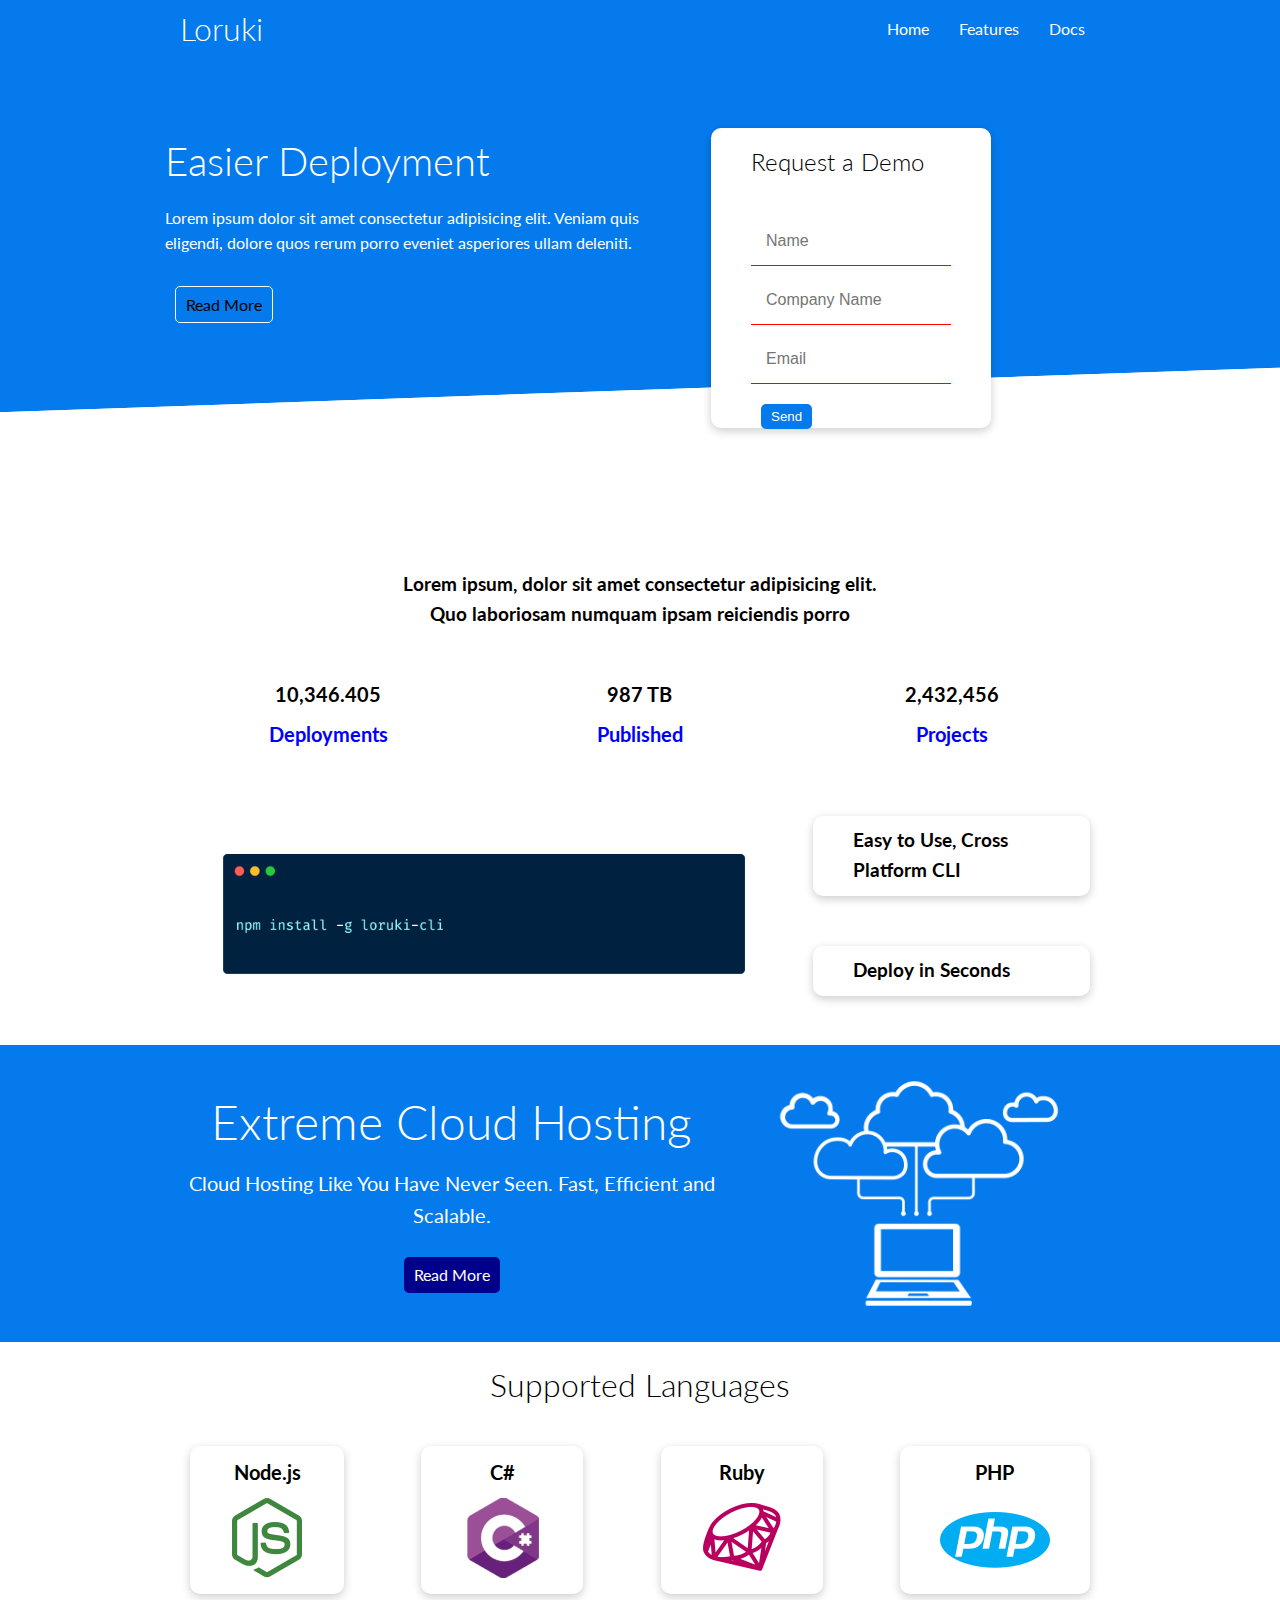
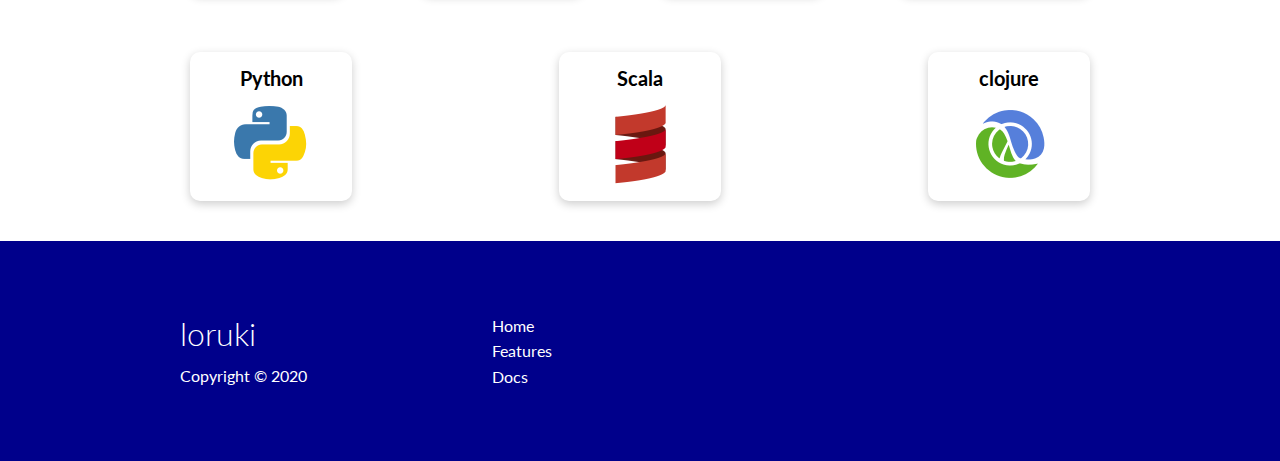
<file: index.html>
<!DOCTYPE html>
<html lang="en">

<head>
    <meta charset="UTF-8">
    <meta http-equiv="X-UA-Compatible" content="IE=edge">
    <meta name="viewport" content="width=device-width, initial-scale=1.0">
    <title>Loruki | Cloud Hosting</title>
    <link rel="stylesheet" href="https://cdnjs.cloudflare.com/ajax/libs/font-awesome/5.15.2/css/all.min.css"
        integrity="sha512-HK5fgLBL+xu6dm/Ii3z4xhlSUyZgTT9tuc/hSrtw6uzJOvgRr2a9jyxxT1ely+B+xFAmJKVSTbpM/CuL7qxO8w=="
        crossorigin="anonymous" />
    <link rel="stylesheet" href="a.css">
</head>

<body>
    <!-- *************NAVBAR************* -->
    <div class="navbar">
        <div class="container flex">
            <h1 class="logo">Loruki</h1>
            <nav>

                <ul>
                    <li><a href="index.html">Home</a></li>
                    <li><a href="features.html">Features</a></li>
                    <li><a href="docs.html">Docs</a></li>
                </ul>
            </nav>
        </div>
    </div>

    <!-- **************** SHOW CASE **************** -->
    <section class="showcase">
        <div class="container grid">
            <div class="showcase-text">
                <h1>Easier Deployment</h1>
                <p>Lorem ipsum dolor sit amet consectetur adipisicing elit. Veniam quis eligendi, dolore quos rerum
                    porro eveniet asperiores ullam deleniti. </p>
                <a href="features.html" class="btn btn-outline">Read More</a>
            </div>

            <div class="showcase-form card">
                <h2>Request a Demo</h2>
                <form name="contact" method="POST" netlify-honeypot="bot-field" data-netlify="true">
                    <input type="hidden" name="form-name" value="contact">
                    <p class="hidden">
                        <label>Don’t fill this out if you’re human: <input name="bot-field" /></label>
                      </p>
                    <div class="form-control">
                        <input type="text" name="name" placeholder="Name" required>
                    </div>
                    <div class="form-control">
                        <input type="text" name="company" placeholder="Company Name" required>
                    </div>
                    <div class="form-control">
                        <input type="email" name="email" placeholder="Email" required>
                    </div>
                    <input type="submit" value="Send" class="btn btn-primary">
                </form>
            </div>
        </div>
    </section>

    <!-- ********************* STATS ****************** -->
    <section class="stats">
        <div class="container">
            <h3 class="stats-heading text-center my-1">
                Lorem ipsum, dolor sit amet consectetur adipisicing elit. Quo laboriosam numquam ipsam reiciendis porro
            </h3>

            <div class="grid grid-3 text-center my-4">
                <div>
                    <i class="fas fa-server fa-3x"></i>
                    <h3>10,346.405</h3>
                    <p class="text-secondary">Deployments</p>
                </div>
                <div>
                    <i class="fas fa-upload fa-3x"></i>
                    <h3>987 TB</h3>
                    <p class="text-secondary">Published</p>
                </div>
                <div>
                    <i class="fas fa-project-diagram fa-3x"></i>
                    <h3>2,432,456</h3>
                    <p class="text-secondary">Projects</p>
                </div>
            </div>
        </div>
    </section>

    <!-- Cli  -->
    <section class="cli">
        <div class="container grid">
            <img src="img/cli.png" alt="">
            <div class="card">
                <h3>Easy to Use, Cross Platform CLI</h3>
            </div>
            <div class="card">
                <h3>Deploy in Seconds</h3>
            </div>
        </div>
    </section>

    <!-- Cloud  -->
    <section class="cloud bg-primary my-2 py-2">
        <div class="container grid">
            <div class="text-center">
                <h2 class="lg">Extreme Cloud Hosting</h2>
                <p class="lead my-1">
                    Cloud Hosting Like You Have Never Seen. Fast, Efficient and Scalable.
                </p>
                <a href="features.html" class="btn btn-dark">Read More</a>
            </div>
            <img src="img/cloud.png" alt="">
        </div>
    </section>

    <!-- Languages -->
    <section class="languages">
        <h2 class="md text-center my-2">
            Supported Languages
        </h2>

        <div class="container flex">
            <div class="card">
                <h4>Node.js</h4>
                <img src="img/logos/node.png" alt="">
            </div>
            <div class="card">
                <h4>C#</h4>
                <img src="img/logos/csharp.png" alt="">
            </div>
            <div class="card">
                <h4>Ruby</h4>
                <img src="img/logos/ruby.png" alt="">
            </div>
            <div class="card">
                <h4>PHP</h4>
                <img src="img/logos/php.png" alt="">
            </div>
            <div class="card">
                <h4>Python</h4>
                <img src="img/logos/python.png" alt="">
            </div>
            <div class="card">
                <h4>Scala</h4>
                <img src="img/logos/scala.png" alt="">
            </div>
            <div class="card">
                <h4>clojure</h4>
                <img src="img/logos/clojure.png" alt="">
            </div>
        </div>
    </section>

    <!-- footer -->
    <footer class="footer bg-dark py-5">
        <div class="container grid grid-3">
            <div>
                <h1>loruki</h1>
                <p>Copyright &copy; 2020</p>
            </div>
            <nav>
                <ul>
                    <li><a href="index.html">Home</a></li>
                    <li><a href="features.html">Features</a></li>
                    <li><a href="docs.html">Docs</a></li>
                </ul>
            </nav>
            <div class="social">
                <a href="#"><i class="fab fa-twitter fa-2x"></i></a>
                <a href="#"><i class="fab fa-facebook fa-2x"></i></a>
                <a href="#"><i class="fab fa-instagram fa-2x"></i></a>
                <a href="#"><i class="fab fa-github fa-2x"></i></a>

            </div>
        </div>
    </footer>
</body>

</html>
</file>
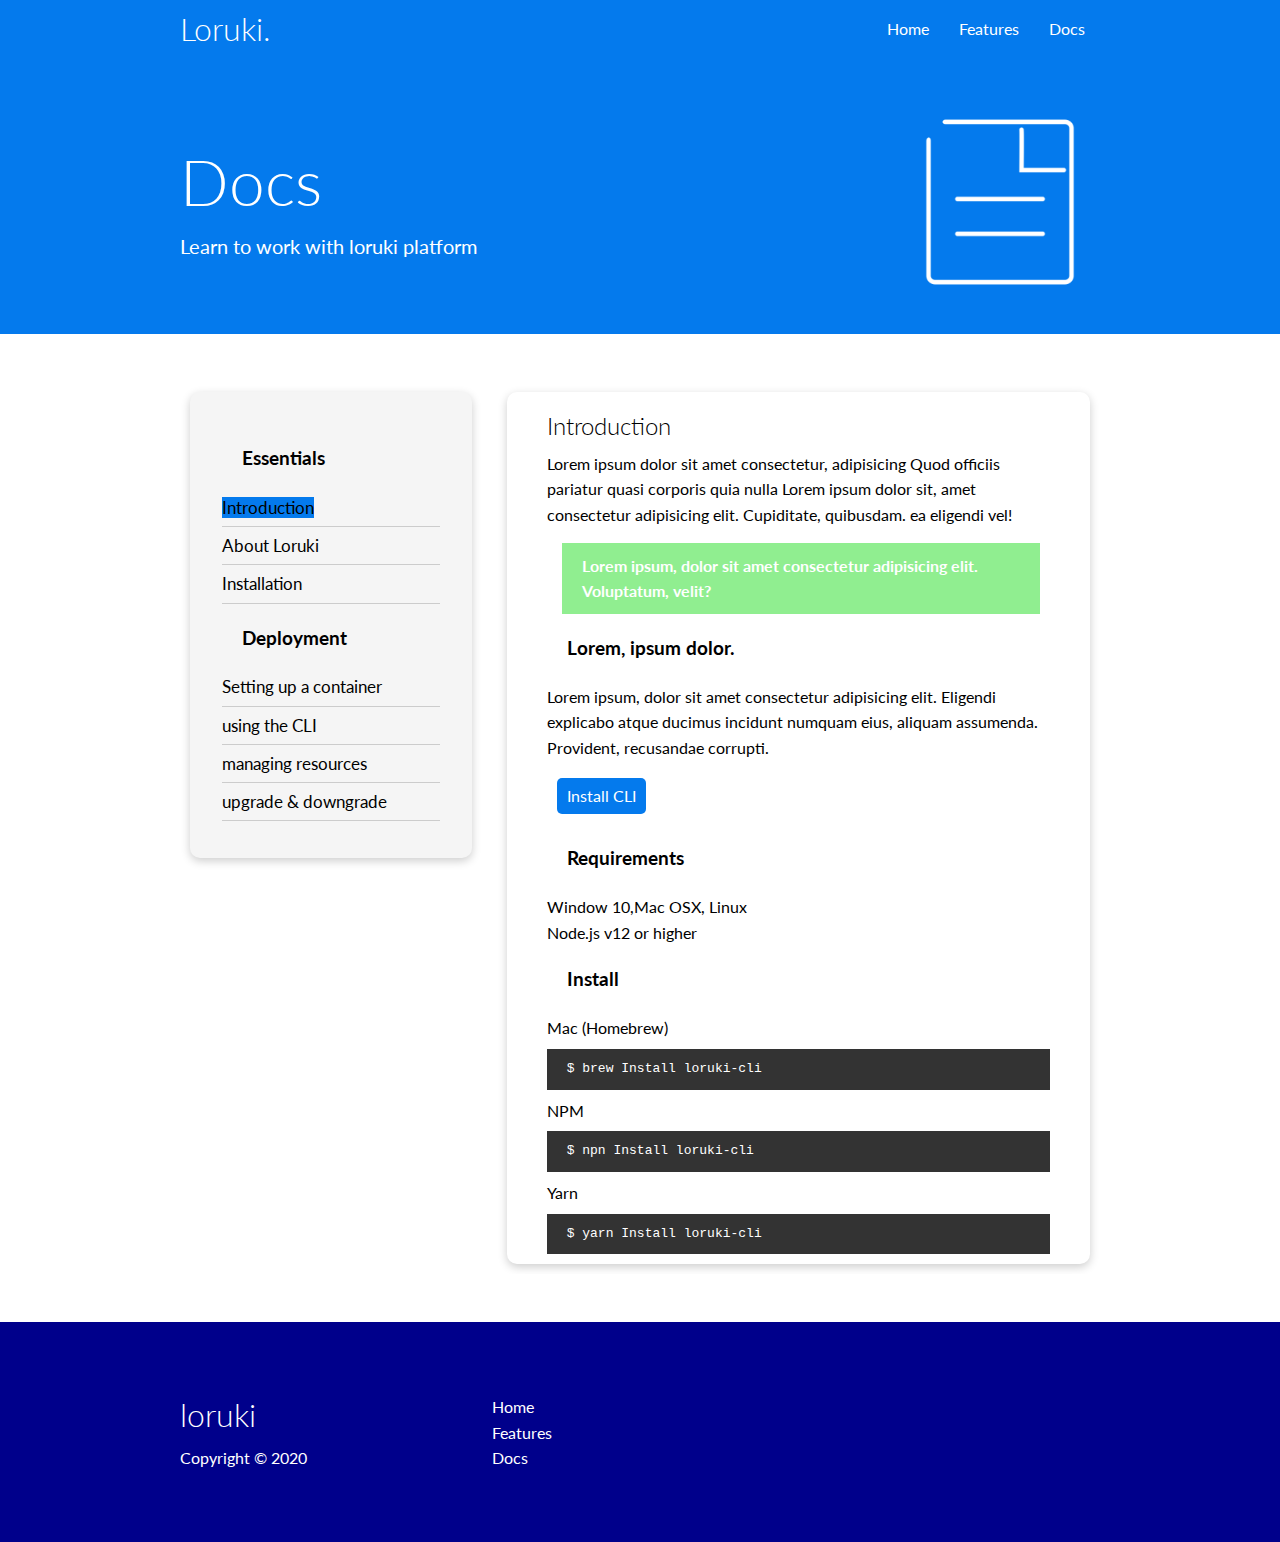
<file: docs.html>
<!DOCTYPE html>
<html lang="en">

<head>
    <meta charset="UTF-8">
    <meta http-equiv="X-UA-Compatible" content="IE=edge">
    <meta name="viewport" content="width=device-width, initial-scale=1.0">
    <title>Features</title>
    <link rel="stylesheet" href="https://cdnjs.cloudflare.com/ajax/libs/font-awesome/5.15.2/css/all.min.css"
        integrity="sha512-HK5fgLBL+xu6dm/Ii3z4xhlSUyZgTT9tuc/hSrtw6uzJOvgRr2a9jyxxT1ely+B+xFAmJKVSTbpM/CuL7qxO8w=="
        crossorigin="anonymous" />
    <link rel="stylesheet" href="a.css">
</head>

<body>
    <!-- *************NAVBAR************* -->
    <div class="navbar">
        <div class="container flex">
            <h1>Loruki.</h1>

            <ul>
                <li><a href="index.html">Home</a></li>
                <li><a href="features.html">Features</a></li>
                <li><a href="docs.html">Docs</a></li>
            </ul>

        </div>
    </div>
    <!-- head-->
    <section class="docs-head bg-primary py-3">
        <div class="container flex">
            <div>
                <h1 class="xl">Docs</h1>
                <p class="lead">Learn to work with loruki platform</p>
            </div>
            <img src="img/docs.png" alt="">
        </div>
    </section>
    <!-- docs main -->
    <section class="docs-main my-4">
        <div class="container grid">
            <div class="card bg-light p-3">
                <h3 class="my-2">Essentials</h3>
                <nav>
                    <ul>
                        <li><a class="text-primary" href="#">Introduction</a></li>
                        <li><a href="#">About Loruki</a></li>
                        <li><a href="#">Installation</a></li>
                    </ul>
                </nav>

                <h3 class="my-2">Deployment</h3>
                <nav>
                    <ul>
                        <li><a href="#">Setting up a container</a></li>
                        <li><a href="#">using the CLI</a></li>
                        <li><a href="#">managing resources</a></li>
                        <li><a href="#">upgrade & downgrade</a></li>
                    </ul>
                </nav>
            </div>
            <div class="card">
                <h2>Introduction</h2>
                <p>Lorem ipsum dolor sit amet consectetur, adipisicing
                    Quod officiis pariatur quasi corporis quia nulla
                    Lorem ipsum dolor sit, amet consectetur adipisicing
                    elit. Cupiditate, quibusdam. ea eligendi vel!
                </p>
                <div class="alert alert-success">
                    <i class="fas fa-info"></i>Lorem ipsum, dolor sit amet
                    consectetur adipisicing elit. Voluptatum, velit?
                </div>
                <h3>Lorem, ipsum dolor.</h3>
                <p>Lorem ipsum, dolor sit amet consectetur adipisicing elit.
                    Eligendi explicabo atque ducimus incidunt numquam eius,
                    aliquam assumenda. Provident, recusandae corrupti.
                </p>
                <a href="#" class="btn btn-primary">Install CLI</a>
                <h3>Requirements</h3>
                <ul>
                    <li>Window 10,Mac OSX, Linux</li>
                    <li>Node.js v12 or higher</li>
                </ul>

                <h3>Install</h3>
                <p>Mac (Homebrew)</p>
                <pre><code>$ brew Install loruki-cli</code></pre>
                <p>NPM</p>
                <pre><code>$ npn Install loruki-cli</code></pre>
                <p>Yarn</p>
                <pre><code>$ yarn Install loruki-cli</code></pre>
            </div>
        </div>
    </section>

    <!-- footer -->
    <footer class="footer bg-dark py-5">
        <div class="container grid grid-3">
            <div>
                <h1>loruki</h1>
                <p>Copyright &copy; 2020</p>
            </div>
            <nav>
                <ul>
                    <li><a href="index.html">Home</a></li>
                    <li><a href="features.html">Features</a></li>
                    <li><a href="docs.html">Docs</a></li>
                </ul>
            </nav>
            <div class="social">
                <a href="#"><i class="fab fa-twitter fa-2x"></i></a>
                <a href="#"><i class="fab fa-facebook fa-2x"></i></a>
                <a href="#"><i class="fab fa-instagram fa-2x"></i></a>
                <a href="#"><i class="fab fa-github fa-2x"></i></a>

            </div>
        </div>
    </footer>
</body>

</html>
</file>
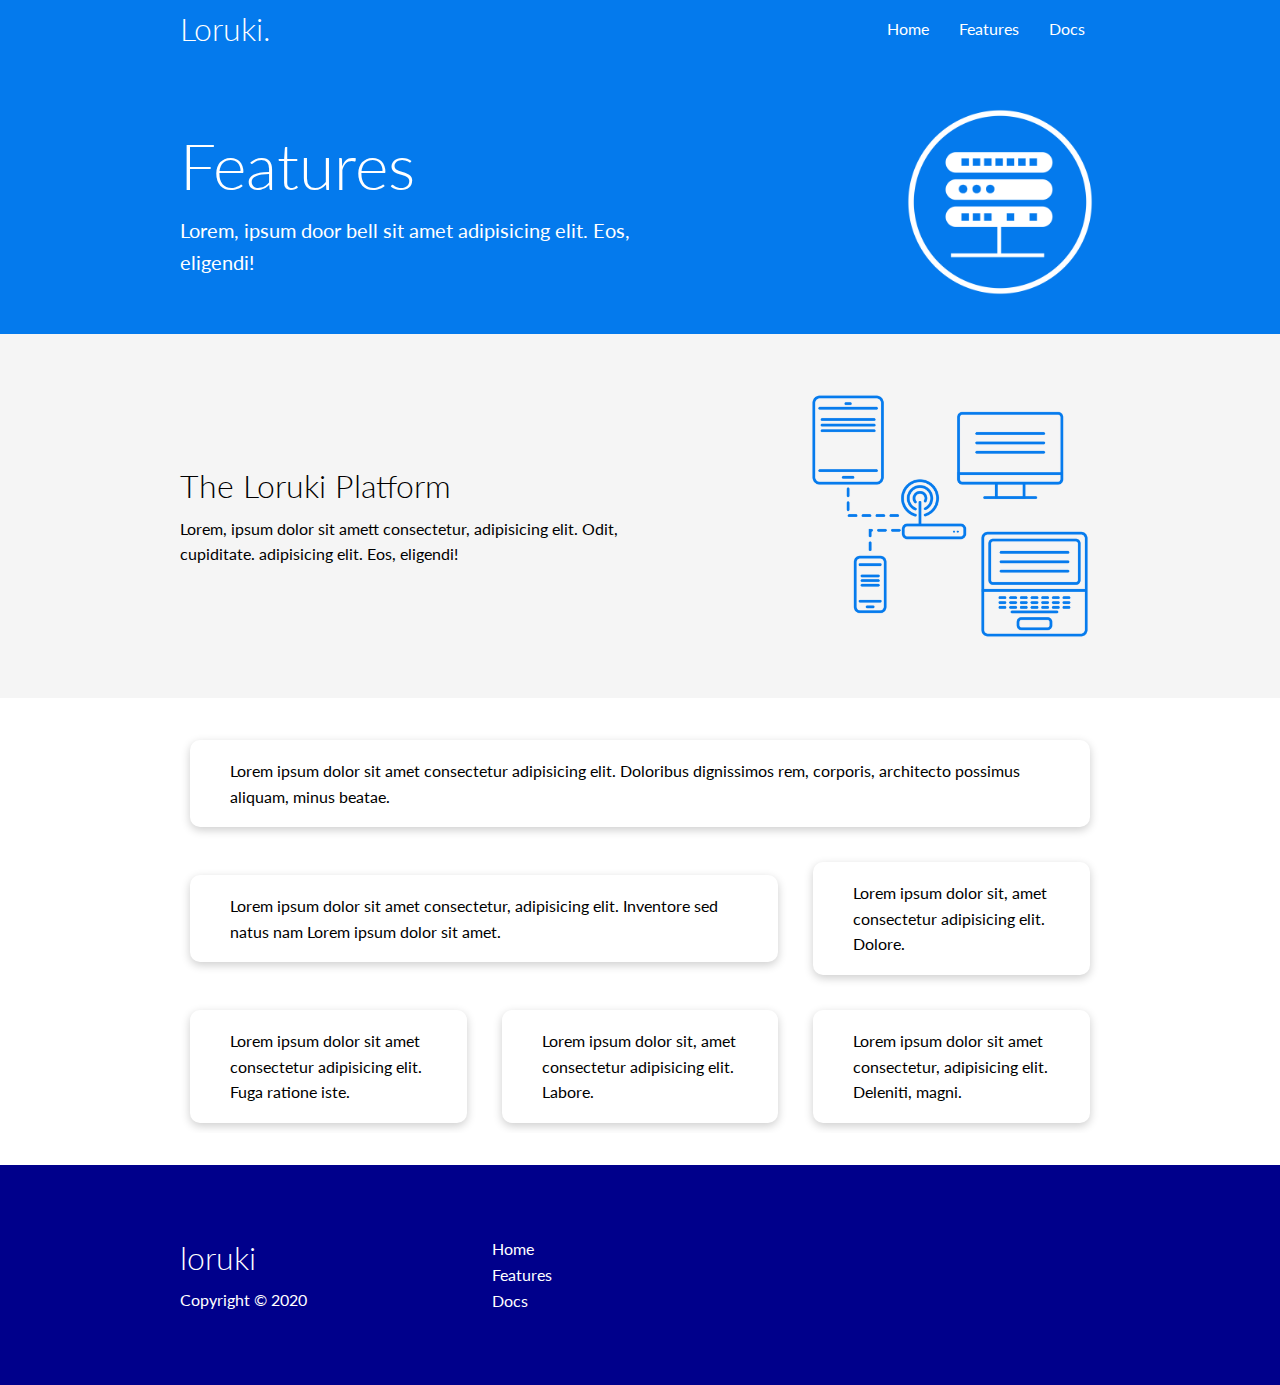
<file: features.html>
<!DOCTYPE html>
<html lang="en">

<head>
    <meta charset="UTF-8">
    <meta http-equiv="X-UA-Compatible" content="IE=edge">
    <meta name="viewport" content="width=device-width, initial-scale=1.0">
    <title>Features</title>
    <link rel="stylesheet" href="https://cdnjs.cloudflare.com/ajax/libs/font-awesome/5.15.2/css/all.min.css"
        integrity="sha512-HK5fgLBL+xu6dm/Ii3z4xhlSUyZgTT9tuc/hSrtw6uzJOvgRr2a9jyxxT1ely+B+xFAmJKVSTbpM/CuL7qxO8w=="
        crossorigin="anonymous" />
    <link rel="stylesheet" href="a.css">
</head>

<body>
    <!-- *************NAVBAR************* -->
    <div class="navbar">
        <div class="container flex">
            <h1>Loruki.</h1>

            <ul>
                <li><a href="index.html">Home</a></li>
                <li><a href="features.html">Features</a></li>
                <li><a href="docs.html">Docs</a></li>
            </ul>

        </div>
    </div>
    <!-- head -->
    <section class="features-head bg-primary py-3">
        <div class="container grid">
            <div>
                <h1 class="xl">Features</h1>
                <p class="lead">Lorem, ipsum door bell sit amet
                    adipisicing elit. Eos, eligendi!</p>
            </div>
            <img src="img/server.png" alt="">
        </div>
    </section>

    <!-- sub-head -->
    <section class="features-sub-head bg-light py-3">
        <div class="container grid">
            <div>
                <h1 class="md"> The Loruki Platform</h1>
                <p>Lorem, ipsum dolor sit amett
                    consectetur,
                    adipisicing elit. Odit, cupiditate.
                    adipisicing elit. Eos, eligendi!</p>
            </div>
            <img src="img/server2.png" alt="">
        </div>
    </section>

    <section class="features-main my-3">
        <div class="container grid grid-3">
            <div class="card flex">
                <i class="fas fa-server fa-3x"></i>
                <p>Lorem ipsum dolor sit amet consectetur adipisicing elit.
                    Doloribus dignissimos rem, corporis, architecto possimus aliquam,
                    minus beatae.
                </p>
            </div>
            <div class="card flex">
                <i class="fas fa-power-off fa-3x"></i>
                <p>Lorem ipsum dolor sit amet consectetur, adipisicing elit.
                    Inventore sed natus nam Lorem ipsum dolor sit amet. </p>
            </div>
            <div class="card flex">
                <i class="fas fa-upload fa-3x"></i>
                <p>Lorem ipsum dolor sit, amet consectetur adipisicing elit.
                    Dolore. </p>

            </div>
            <div class="card flex">
                <i class="fas fa-database fa-3x"></i>
                <p>Lorem ipsum dolor sit amet consectetur adipisicing elit.
                    Fuga ratione iste.
                </p>
            </div>
            <div class="card flex">
                <i class="fas fa-laptop fa-3x"></i>
                <p>Lorem ipsum dolor sit, amet consectetur adipisicing elit.
                    Labore.</p>

            </div>
            <div class="card flex">
                <i class="fas fa-code fa-3x"></i>
                <p>Lorem ipsum dolor sit amet consectetur, adipisicing elit.
                    Deleniti, magni.
                </p>
            </div>
        </div>
    </section>

    <!-- footer -->
    <footer class="footer bg-dark py-5">
        <div class="container grid grid-3">
            <div>
                <h1>loruki</h1>
                <p>Copyright &copy; 2020</p>
            </div>
            <nav>
                <ul>
                    <li><a href="index.html">Home</a></li>
                    <li><a href="features.html">Features</a></li>
                    <li><a href="docs.html">Docs</a></li>
                </ul>
            </nav>
            <div class="social">
                <a href="#"><i class="fab fa-twitter fa-2x"></i></a>
                <a href="#"><i class="fab fa-facebook fa-2x"></i></a>
                <a href="#"><i class="fab fa-instagram fa-2x"></i></a>
                <a href="#"><i class="fab fa-github fa-2x"></i></a>

            </div>
        </div>
    </footer>
</body>

</html>
</file>
<file: a.css>
@import url('https://fonts.googleapis.com/css2?family=Lato:wght@300&display=swap');

:root{
    --primary-color:#047aed;
    /* --secondary-color:pink; */
    --dark-color:darkblue;
    --light-color:whitesmoke;
    --success-color:lightgreen;
    --error-color:red;
}

*{
    box-sizing: border-box;
    padding: 0;
    margin: 0;
}

body{
    font-family:'Lato', sans-serif; 
    color: black;
    line-height: 1.6;
}

ul{
    list-style-type: none;

}

a{
    text-decoration: none;
    color: black;

}

h1,h2{
    font-weight: 300;
    line-height: 1.2;
    margin: 10px 0;
}

p{
    margin: 8px 0;
}

img{
    width: 100%;
}

code, pre{
    background: #333;
    color: #fff;
    padding:10px;
}

.hidden{
   visibility: hidden; 
   height: 0;
}

/* navbar styling */
.navbar{
    background-color:var(--primary-color);
    color: white;
    height: 70px;

}

.navbar ul{
    display: flex;

}

.navbar a{
    color: white;
    padding: 10px;
    margin:  0 5px;
}

.navbar a:hover{
    border-bottom:2px white solid;
}

.navbar .flex{
    justify-content: space-between;
}

/* showcase */
.showcase{
    height: 350px;
    background-color:var(--primary-color);
    color:white;
    position: relative;
}

.showcase h1{
    font-size: 40px;
}

.showcase p{
 margin: 20px 0;
}

.showcase .grid {
   
    grid-template-columns: 55%  45% ;
    gap:30px;
    overflow: visible;
}

.showcase-text {
    animation: slidesInFromLeft 1s ease-in;
}
 .showcase-form{
    position: relative;
    top: 15%;   
    height: 300px;
    width: 280px;
    padding: 40px; 
    z-index: 100;
    
    animation: slidesInFromRight 1s ease-in;
 }  

 .showcase-form h2{
     color: black;
 }

.showcase-form .form-control{
    margin:10px 0;
   
} 

.showcase-form input[type='text'] ,
.showcase-form input[type='email'] {
 border: 0;
 border-bottom: 1px solid red;
 width: 100%;
 padding: 15px;
 font-size: 16px;
 
} 
/* .showcase-form input[type='submit'] {
 margin-top: 20px;
 padding: 2px; 
} */

.showcase-form input:focus{
    outline: none;
   
}

.showcase::before, .showcase::after{
    content:'';
    position:absolute;
    height: 100px;
    bottom: -70px;
    left:0;
    right: 0;
    background:white;
    -moz-transform: skewY(-2deg);
   -ms-transform: skewY(-2deg); 
    transform: skewY(-2deg);
}

/* STATS */
.stats{
    padding-top: 150px;
    animation: slideInFromBottom 1s ease-in;

}

/* utilities */
.container{
    max-width: 1000px;
    margin: 0 auto;
    overflow: auto;
    padding: 0 40px;
  
}

.card {
    background-color: white;
    color:black;
    border-radius:10px;
    box-shadow: 0 3px 10px rgba(0, 0, 0, 0.2);
    padding: 10px 40px;
    margin: 10px;
   

}

.btn {
    display: inline-block;
    padding: 5px 10px;
    margin: 10px;
    cursor: pointer;
    background-color: var(--primary-color);
    border:none;
    border-radius: 5px;
  
   
}

.btn-outline{
    background-color: transparent;
    border: 1px solid white;
    
}

.btn:hover {
    transform: scale(0.98);
    
}

/* bgs and coloured btn */
.bg-primary, .btn-primary{
     background-color:var(--primary-color); 
    color: white;
   
}

.bg-secondary, .btn-secondary{
    background-color:var(--secondary-color); 
   color:white;
  
}

.bg-dark, .btn-dark{
    background-color:var(--dark-color); 
   color:white;
  
}

 .bg-light, .btn-light{
    background-color:var(--light-color); 
   color:black;
  
  
}  

.bg-primary a,
.btn-primary a,
.bg-secondary a, 
.btn-secondary a,
.bg-dark a, 
.btn-dark a{
    color:white;
}

/* text-colors */
.text-primary {
    background-color:var(--primary-color); 
 
  
}

.text-secondary {
   background-color:var(--secondary-color); 

 
}

.text-dark {
   background-color:var(--dark-color); 
 
 
}

.text-light {
  color:var(--light-color); 
 
 
 
}  

/* text sizes */
.lead {
    font-size: 20px; /*refers to cloud section of cloud hosting/scabale*/

}
.sm {
    font-size: 1rem;
}

.md{
    font-size: 2rem;
    
}
.lg{
    font-size: 3rem;
}
.xl{
    font-size: 4rem;
}

.text-center{
   text-align: center;
  
    
}

/* alert */
.alert{
    background-color: var(--light-color);
    padding:10px 20px ;
    font-weight: bold;
    margin:15px;

}
.alert{
    margin-right: 10px;

}
.alert-success{
background-color: var(--success-color);
color:#fff;
}

.alert-error{
    background-color: var(--error-color);
    color:#fff;
    }
.flex{
    display: flex;
    justify-content: space-between;
    align-items: center;
 
}

.grid{
    display: grid;
    grid-template-columns: repeat(2,1fr);
    gap: 15px;
    justify-content: center;
    align-items: center;

    
}

.grid-3{
grid-template-columns: repeat(3,1fr);
}

/* margin */
.my-1{ 

    margin:1rem 0;
}

.my-2{
    margin:1.5rem 0;
 }
 
.my-3{
    margin:2rem 0;
}

.my-4{
    margin:3rem 0;
}

.my-5{
    margin:4rem 0;
}  

.m-1{
    margin:1rem ;
}

.m-2{
    margin:1.5rem ;
 }
 
.m-3{
    margin:2rem ;
}

.m-4{
    margin:3rem ;
}

.m-5{
   margin:4rem ;
}  */

/* padding */
 .py-1{
    padding:1rem 0;
}

.py-2{
    padding:1.5rem 0;
 }
 
.py-3{
    padding:2rem 0;
}

.py-4{
    padding:3rem 0;
}

.py-5{
    padding:4rem 0;
}  

 .p-1{
   padding:1rem ;
}

.p-2{
   padding:1.5rem ;
 }
 
.p-3{
    padding:2rem ;
}

.p-4{
   padding:3rem ;
}

.p-5{
   padding:4rem ;
} 

.stats-heading{
    max-width: 500px;
    margin: auto;
}

.stats .grid h3{
    font-size: 20px
}

.stats .grid p{
    font-size: 20px;
    font-weight: bold;
    color: blue;
}

/* CLI */
.cli .grid{
    grid-template-columns: repeat(3,1fr);
    grid-template-rows: repeat(2,1fr); 
    
}

.cli .grid >*:first-child{
 grid-column: 1 / span 2; 
 grid-row: 1 / span 2;

}

/* cloud */
.cloud .grid {
 grid-template-columns:3fr 2fr;
}

/* languages */
.languages .flex{
    flex-wrap: wrap;
}
 .languages .card{
    /* align-items: center;   */
    text-align:center ;
    margin: 18px 10px 40px;
    transition: transform 0.1s ease-in ;  
}  

.languages .card h4 {
    font-size: 20px;
    margin-bottom: 10px;
}
 .languages .card:hover{
transform: translateY(-10deg);
}  

/* features */

.features-head img{
    width: 200px;
    justify-self: flex-end; 
}

.features-sub-head img{
    width:300px;
    justify-self: flex-end;   
}
.features-main .card {
    padding: 10px 20px;
}

.features-main .card > i{
    margin-right: 20px;
}

/* .features-main .grid{
    padding: 20px;
} */

.features-main .grid > *:first-child{
    grid-column: 1 / span 3;
}

.features-main .grid > *:nth-child(2){
    grid-column: 1 / span 2;
}

/* docs */
.docs-main h3 {
    margin: 20px;
}

.docs-head img{
    width: 200px;
    justify-self: flex-end;
}

.docs-main .grid{
    grid-template-columns: 1fr 2fr;
    align-items: flex-start;
}

.docs-main nav li{
    font-size: 17px;
    padding-bottom: 5px;
    margin-bottom: 5px;
    border-bottom: 1px #ccc solid;
}
.docs-main a:hover{
    font-weight:bold;
}
/* animations */
@keyframes slidesInFromLeft {
    0%{
        transform:translateX(-100%);
    }
    100%{
        transform: translateX(0);

    }
}

@keyframes slidesInFromRight {
    0%{
        transform:translateX(100%);
    }
    100%{
        transform: translateX(0);

    }
}

@keyframes slidesInFromTop {
    0%{
        transform:translateY(-100%);
    }
    100%{
        transform: translateX(0);

    }
}

@keyframes slidesInFromBottom {
    0%{
        transform:translateY(100%);
    }
    100%{
        transform: translateX(0);

    }
}

/* footer */
.footer .social a {
    margin: 10 10px;
    padding: 10 10px ;  

}

/* tables & under */
@media(max-width:768px){
.grid,
.showcase .grid,
.stats .grid,
.cloud .grid ,
.features-main .grid,
.docs-main .grid{
    grid-template-columns: 1fr;
    grid-template-rows: 1fr;
}
.showcase{
    height:auto;

}
.showcase-text{
    text-align: center;
    margin-top: 40px;
    animation: slidesInFromTop 1s ease-in;
}
.showcase-form{
    justify-self:center;
    margin: auto;
    animation: slidesInFromBottom 1s ease-in;
}
.cli .grid >*:first-child{
    grid-row: 2;
    grid-column: 1; 
   
   }
   .features-head,
   .features-sub-head,
    .docs-head{
       text-align: center;
    }
    .features-head img,
   .features-sub-head img,
    .docs-head img{
       justify-self: center;
    }
    .features-main .grid >*:first-child,
    .features-main .grid >*:nth-child(2)  {
         grid-column: 1;
   
    }
}

/* mobile */
@media (max-width:500px) {


.navbar {
    height: 110px ;
}
.navbar{
    flex-direction: column;
}

.navbar ul{
    padding: 10px;
    background-color: rgba(0,0,0,0.1);
}

.navbar .container{
    flex-direction: column;
}

}
</file>
